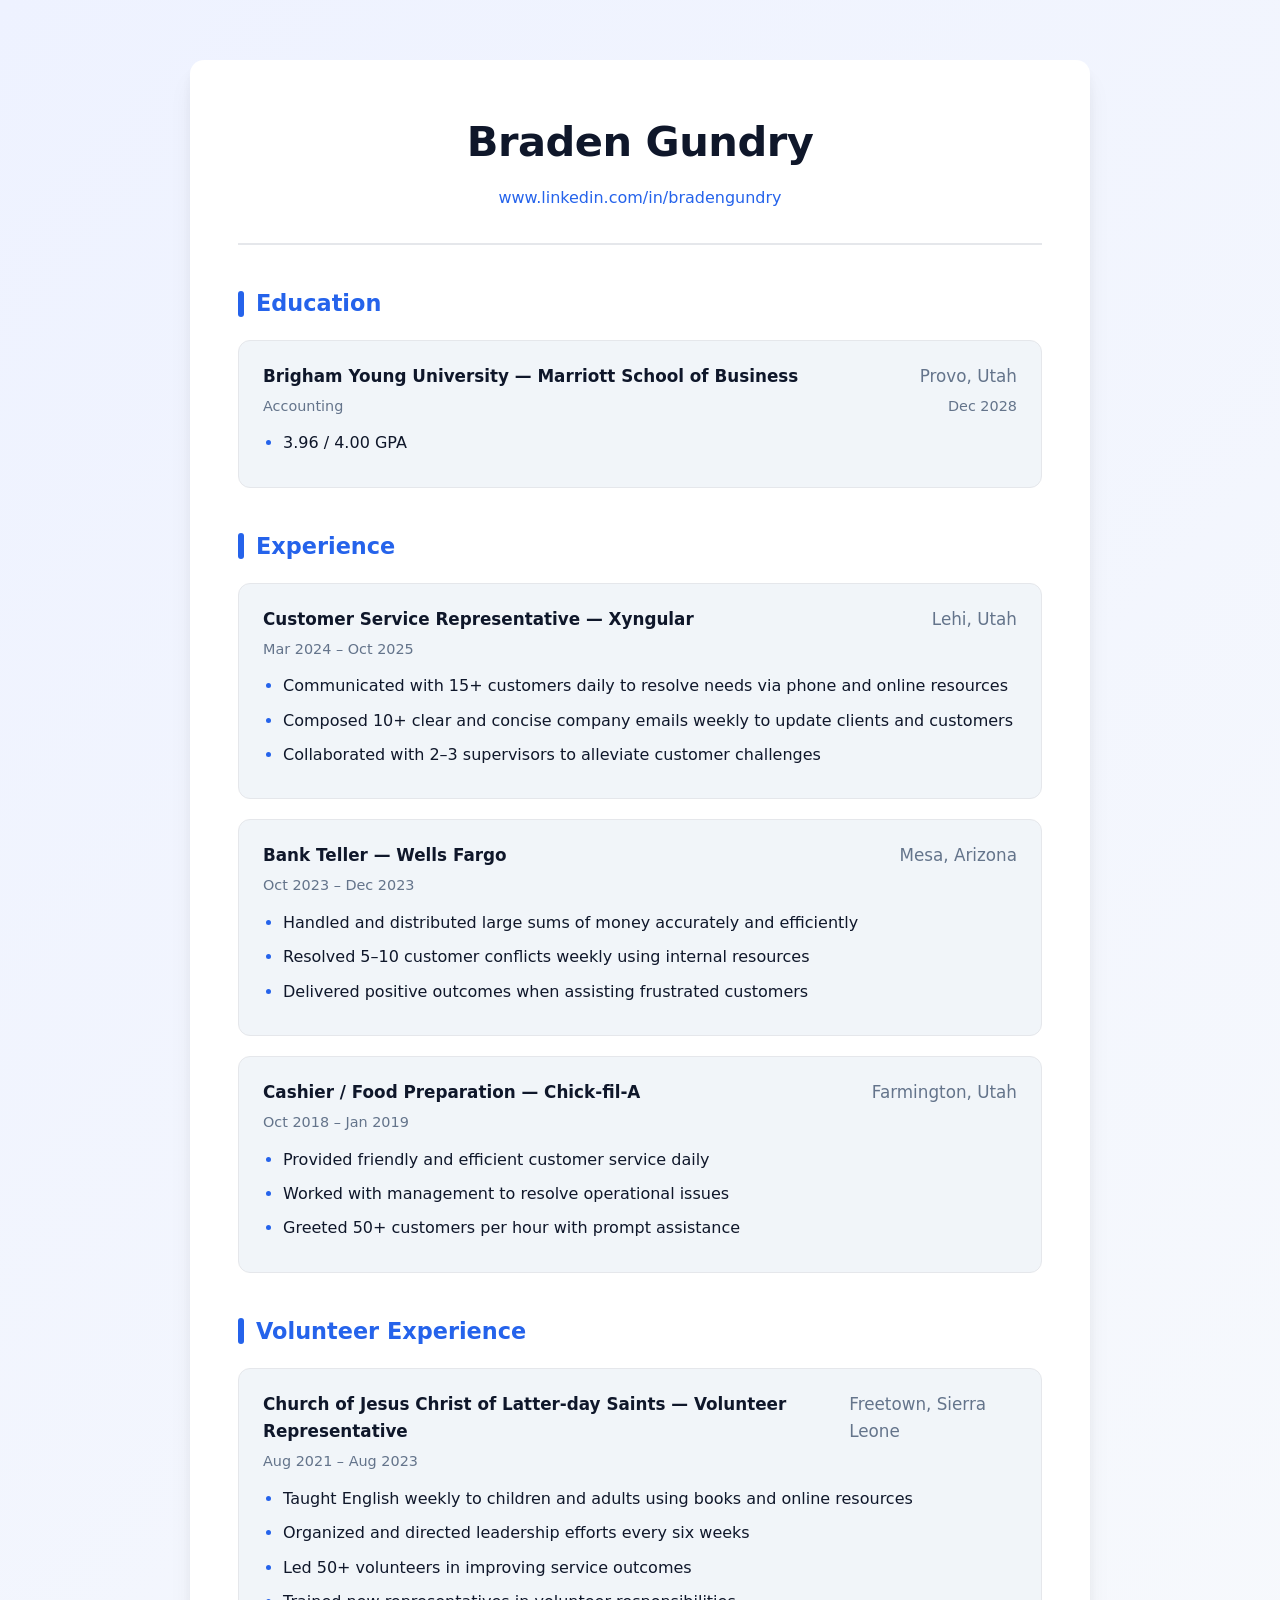
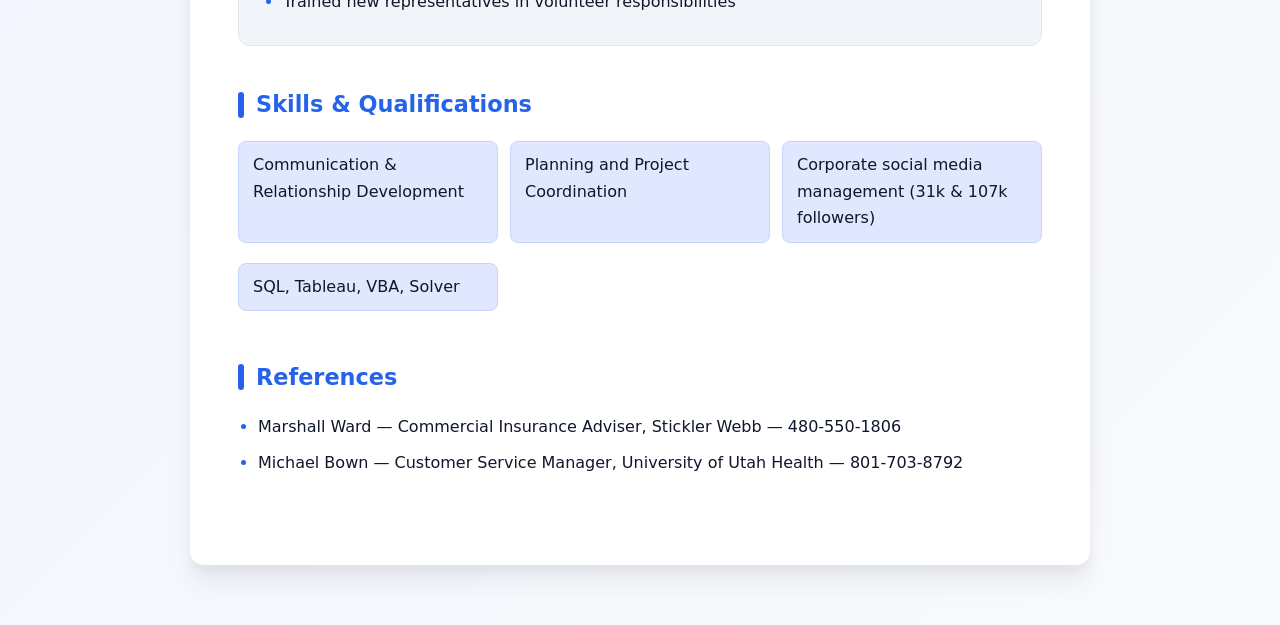
<file: index.html>
<!DOCTYPE html>
<html lang="en">
<head>
    <meta charset="UTF-8">
    <meta name="viewport" content="width=device-width, initial-scale=1.0">
    <title>Braden Gundry | Resume</title>
    <link rel="stylesheet" href="styles/styles.css">
</head>
<body>
    <div class="container">

        <header>
            <h1>Braden Gundry</h1>
            <p class="contact">
                <a href="https://www.linkedin.com/in/bradengundry" target="_blank">
                    www.linkedin.com/in/bradengundry
                </a>
            </p>
        </header>

        <section>
            <h2>Education</h2>
            <div class="item">
                <div class="item-header">
                    <span class="title">Brigham Young University — Marriott School of Business</span>
                    <span class="location">Provo, Utah</span>
                </div>
                <div class="item-subheader">
                    <span>Accounting</span>
                    <span>Dec 2028</span>
                </div>
                <ul>
                    <li>3.96 / 4.00 GPA</li>
                </ul>
            </div>
        </section>

        <section>
            <h2>Experience</h2>

            <div class="item">
                <div class="item-header">
                    <span class="title">Customer Service Representative — Xyngular</span>
                    <span class="location">Lehi, Utah</span>
                </div>
                <div class="item-subheader">
                    <span>Mar 2024 – Oct 2025</span>
                </div>
                <ul>
                    <li>Communicated with 15+ customers daily to resolve needs via phone and online resources</li>
                    <li>Composed 10+ clear and concise company emails weekly to update clients and customers</li>
                    <li>Collaborated with 2–3 supervisors to alleviate customer challenges</li>
                </ul>
            </div>

            <div class="item">
                <div class="item-header">
                    <span class="title">Bank Teller — Wells Fargo</span>
                    <span class="location">Mesa, Arizona</span>
                </div>
                <div class="item-subheader">
                    <span>Oct 2023 – Dec 2023</span>
                </div>
                <ul>
                    <li>Handled and distributed large sums of money accurately and efficiently</li>
                    <li>Resolved 5–10 customer conflicts weekly using internal resources</li>
                    <li>Delivered positive outcomes when assisting frustrated customers</li>
                </ul>
            </div>

            <div class="item">
                <div class="item-header">
                    <span class="title">Cashier / Food Preparation — Chick-fil-A</span>
                    <span class="location">Farmington, Utah</span>
                </div>
                <div class="item-subheader">
                    <span>Oct 2018 – Jan 2019</span>
                </div>
                <ul>
                    <li>Provided friendly and efficient customer service daily</li>
                    <li>Worked with management to resolve operational issues</li>
                    <li>Greeted 50+ customers per hour with prompt assistance</li>
                </ul>
            </div>
        </section>

        <section>
            <h2>Volunteer Experience</h2>

            <div class="item">
                <div class="item-header">
                    <span class="title">
                        Church of Jesus Christ of Latter-day Saints — Volunteer Representative
                    </span>
                    <span class="location">Freetown, Sierra Leone</span>
                </div>
                <div class="item-subheader">
                    <span>Aug 2021 – Aug 2023</span>
                </div>
                <ul>
                    <li>Taught English weekly to children and adults using books and online resources</li>
                    <li>Organized and directed leadership efforts every six weeks</li>
                    <li>Led 50+ volunteers in improving service outcomes</li>
                    <li>Trained new representatives in volunteer responsibilities</li>
                </ul>
            </div>
        </section>

        <section>
            <h2>Skills & Qualifications</h2>
            <ul class="skills">
                <li>Communication & Relationship Development</li>
                <li>Planning and Project Coordination</li>
                <li>Corporate social media management (31k & 107k followers)</li>
                <li>SQL, Tableau, VBA, Solver</li>
            </ul>
        </section>

        <section>
            <h2>References</h2>
            <ul>
                <li>Marshall Ward — Commercial Insurance Adviser, Stickler Webb — 480-550-1806</li>
                <li>Michael Bown — Customer Service Manager, University of Utah Health — 801-703-8792</li>
            </ul>
        </section>

    </div>
</body>
</html>
</file>
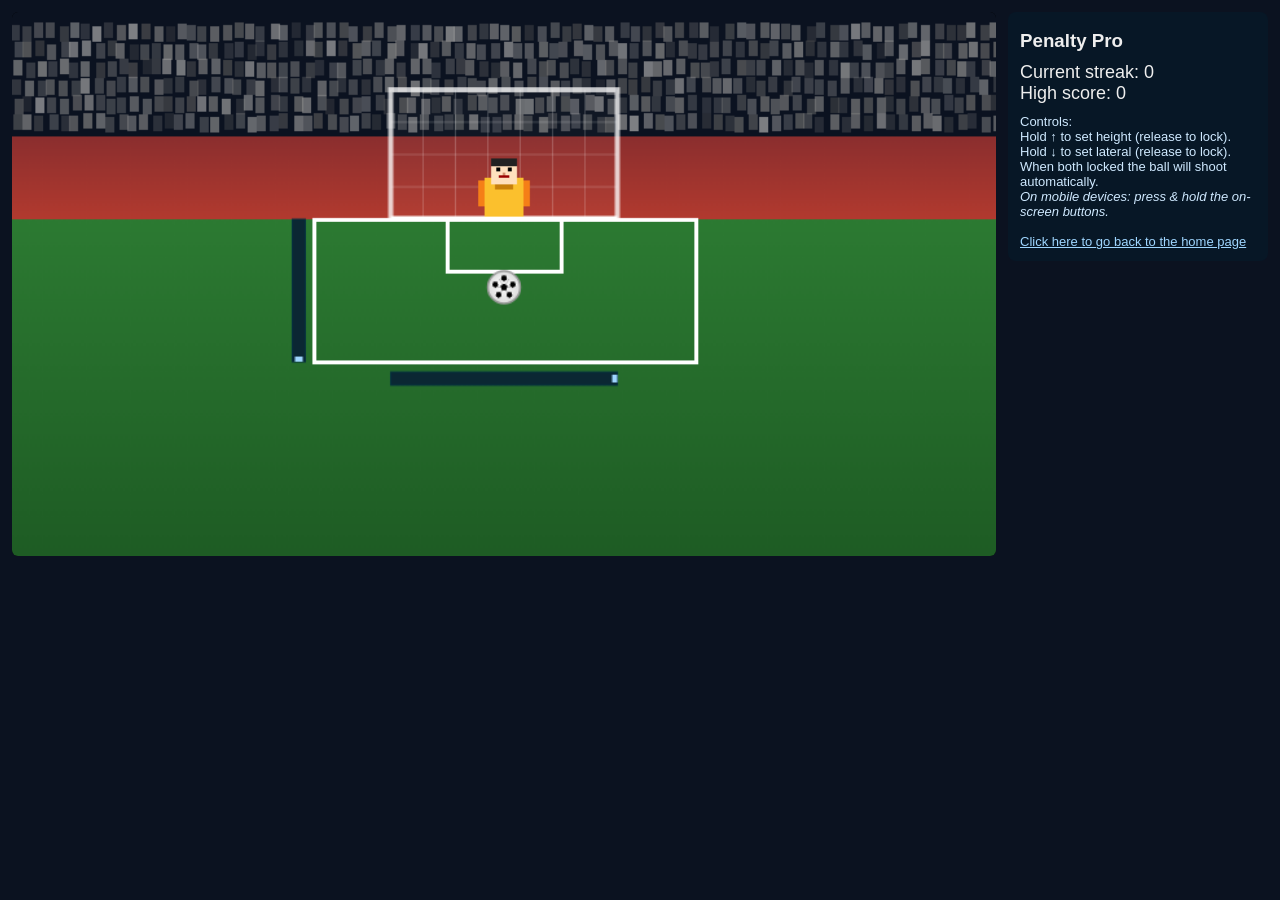
<file: penaltygame.html>
<!doctype html>
<html lang="en">
<head>
<meta charset="utf-8" />
<meta name="viewport" content="width=device-width,initial-scale=1" />
<title>Pixel Penalty</title>
<style>
:root{
  --goal-w:175; --goal-h:100; --ball-d:25; --keeper-d:45;
  --btn-min-h-portrait:48px;
  --btn-min-h-landscape:46px;
  --btn-width-portrait:46%;
  --btn-width-landscape:100%;
  --btn-stack-width:120px;
}
html,body{height:100%;margin:0;font-family:Inter,Segoe UI,Arial;background:#0b1220;color:#eee}
.wrap{display:flex;gap:12px;padding:12px;align-items:flex-start}
.game{position:relative;flex:1;max-width:1100px}
canvas{display:block;border-radius:6px;width:100%;height:auto;background:#000}
.ui{width:260px;min-width:220px}
.panel{background:#071726;padding:12px;border-radius:8px}
h3{margin:6px 0 10px 0;font-weight:600}
.score{font-size:18px;margin-bottom:10px}
.hint{font-size:13px;color:#cfe9ff}

/* touch controls base */
.touch-controls{
  position:absolute;
  left:12px; right:12px; bottom:12px;
  display:flex; justify-content:space-between; pointer-events:none;
  gap:8px;
  padding:0;
  transition:opacity .12s ease, transform .12s ease;
}
.touch-controls.hidden{opacity:0;pointer-events:none;visibility:hidden}
.touch-btn{
  pointer-events:auto;
  user-select:none;
  -webkit-user-select:none;
  display:flex;
  align-items:center;
  justify-content:center;
  background:rgba(11,39,51,0.92);
  border-radius:10px;
  color:#cfe9ff;
  font-weight:700;
  box-shadow:0 6px 18px rgba(0,0,0,0.5);
  border:2px solid rgba(5,47,63,0.6);
  transition:transform .06s ease,opacity .06s;
  touch-action: none;
  -webkit-tap-highlight-color: transparent;
}

/* Portrait (default) — smaller buttons */
.touch-controls.portrait .touch-btn{
  width:var(--btn-width-portrait);
  min-height:var(--btn-min-h-portrait);
  font-size:16px;
}

/* Landscape — stack on the right side */
.touch-controls.landscape{
  left:auto; right:12px; top:12px; bottom:12px;
  width:var(--btn-stack-width);
  flex-direction:column;
  justify-content:flex-end;
  align-items:stretch;
  gap:12px;
}
.touch-controls.landscape .touch-btn{
  width:var(--btn-width-landscape);
  min-height:var(--btn-min-h-landscape);
  font-size:15px;
}

/* pressed state */
.touch-btn.pressed{background:#ffd54f;color:#072026}

/* responsive fallback for narrow desktops */
@media (max-width:900px){
  .wrap{flex-direction:column;gap:12px}
  .ui{width:100%}
  .game{max-width:100%}
}
</style>
</head>
<body>
<div class="wrap">
  <div class="game" id="gameWrap">
    <canvas id="c" width="760" height="420"></canvas>

    <!-- touch controls overlay -->
    <div class="touch-controls portrait hidden" id="touchControls" aria-hidden="false">
      <div id="btn-height" class="touch-btn" role="button" aria-pressed="false" tabindex="0">Hold ↑ (Height)</div>
      <div id="btn-lat" class="touch-btn" role="button" aria-pressed="false" tabindex="0">Hold ↓ (Direction)</div>
    </div>
  </div>

  <div class="ui" id="desktopUI">
    <div class="panel">
      <h3>Penalty Pro</h3>
      <div class="score">Current streak: <span id="streak">0</span><br>High score: <span id="high">0</span></div>
      <div class="hint">
  Controls:<br>
  Hold <b>↑</b> to set height (release to lock).<br>
  Hold <b>↓</b> to set lateral (release to lock).<br>
  When both locked the ball will shoot automatically.<br>
  <em>On mobile devices: press & hold the on-screen buttons.</em>

  <br><br>
  <a href="scratch.html" style="color:#9fd6ff; text-decoration:underline;">
    Click here to go back to the home page
  </a>
</div>

    </div>
  </div>
</div>

<script>
// ---------- safety: wrap in try so any future error doesn't block UI entirely ----------
try{

// -------------- core and constants --------------
const canvas = document.getElementById('c');
const ctx = canvas.getContext('2d');
const LOGICAL_W = 760, LOGICAL_H = 420;
canvas.width = LOGICAL_W; canvas.height = LOGICAL_H;
let W = LOGICAL_W, H = LOGICAL_H;

const GOAL_W=175, GOAL_H=100, BALL_D=25, KEEPER_D=45;
const R_BALL=BALL_D/2, R_KEEP=KEEPER_D/2;
const goalX=(W-GOAL_W)/2, goalY=60;
const goalLeft=goalX, goalRight=goalX+GOAL_W, goalTop=goalY, goalBottom=goalY+GOAL_H;

const SIX_YARD_HEIGHT = 40;
const BOX18_HEIGHT = 110;
const BOX18_LEFT = goalLeft - 60;
const BOX18_WIDTH = GOAL_W + 120;
const BAR_L_Y = goalBottom + BOX18_HEIGHT + 8;

const BAR_V_MARGIN = 6;
const BAR_V_WIDTH = 10;
const BAR_V_X = BOX18_LEFT - BAR_V_WIDTH - BAR_V_MARGIN;
const BAR_V_Y = goalBottom;
const BAR_V_H = BOX18_HEIGHT;

const bar={v:{x:BAR_V_X,y:BAR_V_Y,w:BAR_V_WIDTH,h:BAR_V_H},l:{x:goalX,y:BAR_L_Y,w:GOAL_W,h:10}};

// -------------- state --------------
let ball={x:W/2,y:goalBottom+40+R_BALL,r:R_BALL,vx:0,vy:0,moving:false,target:null};
let keeper={x:W/2,y:goalBottom-R_KEEP,r:R_KEEP,vx:0,vy:0,moving:false,target:null};

let chargingHeight=false, chargingLat=false;
let heightValue=null, latValue=null;
let hvDir=1, lvDir=-1, hvPos=0, lvPos=1;
const OSC_SPEED=0.9;

let streak=0, high=0;
const streakEl=document.getElementById('streak');
const highEl=document.getElementById('high');

function clamp(v,a,b){ return Math.max(a, Math.min(b, v)); }
function circlesOverlap(a,b){ const dx=a.x-b.x, dy=a.y-b.y, r=a.r+b.r; return dx*dx+dy*dy<=r*r; }
function mapToGoal(nLat,nHeight){
  const x=goalLeft + nLat*(GOAL_W-BALL_D) + R_BALL;
  const y=goalBottom - nHeight*(GOAL_H-BALL_D) - R_BALL;
  return {x,y};
}
function mapKeeperToGoal(){
  const nLat=Math.random(), nHeight=Math.random();
  const x=goalLeft + nLat*(GOAL_W-KEEPER_D) + R_KEEP;
  const y=goalBottom - nHeight*(GOAL_H-KEEPER_D) - R_KEEP;
  return {x,y};
}

// -------------- shoot/reset (fix stuck lock) --------------
function finalizeChargingState(){
  chargingHeight = false;
  chargingLat = false;
}
function clearButtonVisuals(){
  btnHeight.classList.remove('pressed'); btnLat.classList.remove('pressed');
  btnHeight.setAttribute('aria-pressed','false'); btnLat.setAttribute('aria-pressed','false');
}
function tryShoot(){
  if(heightValue!==null && latValue!==null && !ball.moving){
    finalizeChargingState();
    clearButtonVisuals();

    ball.target = mapToGoal(latValue, heightValue);
    ball.vx = (ball.target.x - ball.x) / 30;
    ball.vy = (ball.target.y - ball.y) / 30;
    ball.moving = true;

    keeper.target = mapKeeperToGoal();
    keeper.vx = (keeper.target.x - keeper.x) / 30;
    keeper.vy = (keeper.target.y - keeper.y) / 30;
    keeper.moving = true;

    heightValue = null; latValue = null;
    hvPos = 0; lvPos = 1;
  }
}
function resetPositions(){
  ball.x=W/2; ball.y=goalBottom+40+R_BALL; ball.vx=0; ball.vy=0; ball.moving=false; ball.target=null;
  keeper.x=W/2; keeper.y=goalBottom-R_KEEP; keeper.vx=0; keeper.vy=0; keeper.moving=false; keeper.target=null;

  finalizeChargingState();
  heightValue = null; latValue = null;
  hvPos = 0; lvPos = 1;

  clearButtonVisuals();
}

// -------------- input (keyboard) --------------
window.addEventListener('keydown', e=>{
  if(e.repeat) return;
  if(e.key==='ArrowUp'){ chargingHeight=true; heightValue=null; updateBtnPressed('height', true); }
  if(e.key==='ArrowDown'){ chargingLat=true; latValue=null; lvDir=-1; lvPos=1; updateBtnPressed('lat', true); }
});
window.addEventListener('keyup', e=>{
  if(e.key==='ArrowUp'){ chargingHeight=false; heightValue=hvPos; updateBtnPressed('height', false); tryShoot(); }
  if(e.key==='ArrowDown'){ chargingLat=false; latValue=lvPos; updateBtnPressed('lat', false); tryShoot(); }
});

// -------------- drawing (same visuals) --------------
const crowdRects = [];
let CROWD_BOTTOM = 0;
(function generateCrowd(){
  const baseTop = 10; const rowHeight = 14; const cellWidth = 9;
  const cols = Math.ceil(W / cellWidth); const rows = 6;
  for(let r=0;r<rows;r++) for(let c=0;c<cols;c++){
    const jitterX=(Math.random()*4-2), x=Math.floor(c*cellWidth+(cellWidth-7)/2+jitterX);
    const jitterY=(Math.random()*4-2), y=Math.floor(10 + r*rowHeight + jitterY);
    const w=7,h=12, base=90+Math.floor(Math.random()*80);
    crowdRects.push({x,y,w,h,base});
  }
  CROWD_BOTTOM = 10 + rows*rowHeight + 2;
})();

function drawBackground(){
  ctx.fillStyle = '#0b1220'; ctx.fillRect(0,0,W,H);
  for(const rect of crowdRects){
    const flicker = 0.25 + Math.random()*0.5;
    const col = Math.max(0, Math.min(255, rect.base + Math.floor((Math.random()-0.5)*20)));
    ctx.fillStyle = `rgba(${col},${col},${col},${flicker})`;
    ctx.fillRect(rect.x, rect.y, rect.w, rect.h);
  }
  const trackTop = CROWD_BOTTOM; const grassTop = goalBottom;
  if (grassTop > trackTop){
    const trackGrad = ctx.createLinearGradient(0, trackTop, 0, grassTop);
    trackGrad.addColorStop(0,'#8b2e2e'); trackGrad.addColorStop(1,'#b23a2f');
    ctx.fillStyle = trackGrad; ctx.fillRect(0, trackTop, W, grassTop - trackTop);
    ctx.save(); ctx.globalAlpha = 0.06;
    for(let i=0;i<6;i++){ const y = trackTop + (i/6)*(grassTop - trackTop); ctx.fillRect(0,y,W,2); }
    ctx.restore();
  }
  const grassY = goalBottom;
  const grad = ctx.createLinearGradient(0, grassY, 0, H); grad.addColorStop(0,'#2c7a32'); grad.addColorStop(1,'#1e5c24');
  ctx.fillStyle = grad; ctx.fillRect(0, grassY, W, H - grassY);
  ctx.save(); ctx.globalAlpha = 0.06;
  const stripeCount = 6; for(let i=0;i<stripeCount;i++){ const y = grassY + (i/stripeCount) * (H - grassY); ctx.fillRect(0, y, W, 6); }
  ctx.restore();
  drawFieldLines();
}
function drawFieldLines(){
  ctx.save(); ctx.strokeStyle='white'; ctx.lineWidth=3;
  const sixWidth = GOAL_W * 0.5; const sixX = goalLeft + (GOAL_W - sixWidth)/2; const sixY = goalBottom;
  ctx.strokeRect(Math.round(sixX)+0.5, Math.round(sixY)+0.5, Math.round(sixWidth), Math.round(SIX_YARD_HEIGHT));
  ctx.strokeRect(Math.round(BOX18_LEFT)+0.5, Math.round(goalBottom)+0.5, Math.round(BOX18_WIDTH), Math.round(BOX18_HEIGHT));
  ctx.beginPath(); ctx.moveTo(goalLeft, goalBottom - 1); ctx.lineTo(goalLeft+GOAL_W, goalBottom - 1); ctx.stroke();
  ctx.restore();
}
function drawGoal(){
  ctx.save(); ctx.lineWidth=4; ctx.strokeStyle='#ffffffbb'; ctx.fillStyle='rgba(255,255,255,0.02)';
  ctx.fillRect(goalLeft,goalTop,GOAL_W,GOAL_H); ctx.strokeRect(goalLeft,goalTop,GOAL_W,GOAL_H);
  ctx.strokeStyle='rgba(255,255,255,0.2)'; ctx.lineWidth=1;
  for(let i=0;i<=GOAL_W;i+=GOAL_W/7){ ctx.beginPath(); ctx.moveTo(goalLeft+i,goalTop); ctx.lineTo(goalLeft+i,goalBottom); ctx.stroke(); }
  for(let j=0;j<=GOAL_H;j+=GOAL_H/4){ ctx.beginPath(); ctx.moveTo(goalLeft,goalTop+j); ctx.lineTo(goalRight,goalTop+j); ctx.stroke(); }
  ctx.restore();
}
function drawBar(){
  ctx.save();
  ctx.fillStyle='#0b2733'; ctx.fillRect(bar.v.x,bar.v.y,bar.v.w,bar.v.h);
  ctx.strokeStyle='#052f3f'; ctx.strokeRect(bar.v.x,bar.v.y,bar.v.w,bar.v.h);
  const hvY = bar.v.y + (1-hvPos)*(bar.v.h-4);
  ctx.fillStyle = chargingHeight ? '#ffeb3b' : '#9fd6ff';
  ctx.fillRect(bar.v.x+2, hvY, bar.v.w-4, 4);
  if(heightValue!==null){ const lockedY = bar.v.y + (1-heightValue)*(bar.v.h-4); ctx.fillStyle='#ff6b6b'; ctx.fillRect(bar.v.x+1, lockedY-1, bar.v.w-2, 6); }

  ctx.fillStyle='#0b2733'; ctx.fillRect(bar.l.x,bar.l.y,bar.l.w,bar.l.h);
  ctx.strokeStyle='#052f3f'; ctx.strokeRect(bar.l.x,bar.l.y,bar.l.w,bar.l.h);
  const lvX = bar.l.x + lvPos*(bar.l.w-4);
  ctx.fillStyle = chargingLat ? '#ffeb3b' : '#9fd6ff';
  ctx.fillRect(lvX, bar.l.y+2, 4, bar.l.h-4);
  if(latValue!==null){ const lockedX = bar.l.x + latValue*(bar.l.w-4); ctx.fillStyle='#ff6b6b'; ctx.fillRect(lockedX-1, bar.l.y+1, 6, bar.l.h-2); }

  ctx.restore();
}
function drawKeeper(){
  ctx.save();
  ctx.fillStyle='#fbc02d'; ctx.fillRect(Math.round(keeper.x-15), Math.round(keeper.y-10), 30, 30);
  ctx.fillStyle='#f57f17'; ctx.fillRect(Math.round(keeper.x-20), Math.round(keeper.y-8), 5, 20); ctx.fillRect(Math.round(keeper.x+15), Math.round(keeper.y-8), 5, 20);
  ctx.fillStyle='#ffe0bd'; ctx.fillRect(Math.round(keeper.x-10), Math.round(keeper.y-25), 20, 20);
  ctx.fillStyle='#222'; ctx.fillRect(Math.round(keeper.x-10), Math.round(keeper.y-25), 20, 6);
  ctx.fillStyle='#000'; ctx.fillRect(Math.round(keeper.x-6), Math.round(keeper.y-18), 3, 3); ctx.fillRect(Math.round(keeper.x+3), Math.round(keeper.y-18), 3, 3);
  ctx.fillStyle='#d18f6a'; ctx.fillRect(Math.round(keeper.x-1), Math.round(keeper.y-14), 2, 2);
  ctx.fillStyle='#900'; ctx.fillRect(Math.round(keeper.x-4), Math.round(keeper.y-12), 8, 2);
  ctx.fillStyle='#c77f0a'; ctx.fillRect(Math.round(keeper.x-7), Math.round(keeper.y-5), 14, 4);
  ctx.restore();
}
function drawBall(){
  ctx.save(); ctx.translate(ball.x, ball.y);
  const grad = ctx.createRadialGradient(-R_BALL*0.2,-R_BALL*0.2,0,0,0,R_BALL); grad.addColorStop(0,'#ffffff'); grad.addColorStop(1,'#dddddd');
  ctx.fillStyle = grad; ctx.beginPath(); ctx.arc(0,0,R_BALL,0,Math.PI*2); ctx.fill();
  ctx.lineWidth = 1.5; ctx.strokeStyle = '#999'; ctx.stroke();
  function drawPoly(cx,cy,r,sides,rot,fill,stroke){
    ctx.beginPath(); for(let i=0;i<sides;i++){ const a = rot + i*(2*Math.PI/sides); const x=cx+r*Math.cos(a), y=cy+r*Math.sin(a); if(i===0)ctx.moveTo(x,y); else ctx.lineTo(x,y); } ctx.closePath();
    if(fill){ ctx.fillStyle = fill; ctx.fill(); } if(stroke){ ctx.lineWidth=1; ctx.strokeStyle=stroke; ctx.stroke(); }
  }
  const centerR = R_BALL * 0.28; drawPoly(0,0,centerR,5,-Math.PI/2,'#000','#fff');
  const outerRadius = R_BALL * 0.62;
  for(let i=0;i<5;i++){ const ang = -Math.PI/2 + i*(2*Math.PI/5); const cx = outerRadius * Math.cos(ang) * 0.92; const cy = outerRadius * Math.sin(ang) * 0.92; drawPoly(cx,cy,centerR*0.9,5,ang+Math.PI/5,'#000','#fff'); }
  ctx.lineWidth = 0.8; ctx.strokeStyle = 'rgba(0,0,0,0.25)'; for(let i=0;i<6;i++){ ctx.beginPath(); const a = i*(2*Math.PI/6); ctx.moveTo(0,0); ctx.lineTo(R_BALL*Math.cos(a)*0.6, R_BALL*Math.sin(a)*0.6); ctx.stroke(); }
  ctx.restore();
}

// -------------- main loop --------------
let last=performance.now();
function loop(ts){
  const dt = ts - last; last = ts;
  if(chargingHeight){ const delta = OSC_SPEED*dt/1000; hvPos += delta*hvDir; if(hvPos>1){hvPos=1;hvDir=-1;} if(hvPos<0){hvPos=0;hvDir=1;} }
  if(chargingLat){ const delta = OSC_SPEED*dt/1000; lvPos += delta*lvDir; if(lvPos>1){lvPos=1;lvDir=-1;} if(lvPos<0){lvPos=0;lvDir=1;} }

  if(ball.moving){
    ball.x += ball.vx; ball.y += ball.vy;
    const dx = ball.target.x - ball.x, dy = ball.target.y - ball.y;
    if(Math.abs(dx) < Math.abs(ball.vx) && Math.abs(dy) < Math.abs(ball.vy)){
      ball.x = ball.target.x; ball.y = ball.target.y; ball.moving=false;
      if(circlesOverlap(ball, keeper)){ streak = 0; } else { streak++; high = Math.max(high, streak); }
      updateScore(); setTimeout(resetPositions,700);
    }
  }

  if(keeper.moving){
    keeper.x += keeper.vx; keeper.y += keeper.vy;
    const dx = keeper.target.x - keeper.x, dy = keeper.target.y - keeper.y;
    if(Math.abs(dx) < Math.abs(keeper.vx) && Math.abs(dy) < Math.abs(keeper.vy)){
      keeper.x = keeper.target.x; keeper.y = keeper.target.y; keeper.moving=false;
    }
  }

  ctx.clearRect(0,0,W,H);
  drawBackground(); drawGoal(); drawBar(); drawKeeper(); drawBall();
  requestAnimationFrame(loop);
}
requestAnimationFrame(loop);

// -------------- score helper --------------
function updateScore(){ streakEl.textContent = streak; highEl.textContent = high; }

// -------------- touch UI logic & responsiveness --------------
const touchControlsEl = document.getElementById('touchControls');
const btnHeight = document.getElementById('btn-height');
const btnLat = document.getElementById('btn-lat');
const desktopUI = document.getElementById('desktopUI');

function isTouchDevice(){
  return ( 'ontouchstart' in window ) || (navigator.maxTouchPoints && navigator.maxTouchPoints > 0) || (window.matchMedia && window.matchMedia('(pointer:coarse)').matches);
}

function updateTouchUiVisibility(){
  const show = isTouchDevice();
  if(show) touchControlsEl.classList.remove('hidden');
  else touchControlsEl.classList.add('hidden');
}
updateTouchUiVisibility();

function updateOrientationClass(){
  const isLandscape = window.innerWidth > window.innerHeight;
  if(isTouchDevice() && isLandscape){
    touchControlsEl.classList.remove('portrait'); touchControlsEl.classList.add('landscape');
    const maxVisualHeight = Math.floor(window.innerHeight * 0.62);
    canvas.style.height = maxVisualHeight + 'px';
  } else {
    touchControlsEl.classList.remove('landscape'); touchControlsEl.classList.add('portrait');
    canvas.style.height = '';
  }
  canvas._rect = canvas.getBoundingClientRect();
}

function fitCanvasToDisplay(){
  const dpr = Math.max(1, window.devicePixelRatio || 1);
  canvas.width = LOGICAL_W * dpr;
  canvas.height = LOGICAL_H * dpr;
  ctx.setTransform(dpr, 0, 0, dpr, 0, 0);
  canvas._rect = canvas.getBoundingClientRect();
  W = LOGICAL_W; H = LOGICAL_H;
  updateOrientationClass();
}

window.addEventListener('resize', ()=>{ fitCanvasToDisplay(); updateTouchUiVisibility(); });
window.addEventListener('orientationchange', ()=>{ setTimeout(()=>{ fitCanvasToDisplay(); },120); });

fitCanvasToDisplay();

// -------------- pointer/touch handling (fixed catch bug) --------------
function updateBtnPressed(which, pressed){
  const el = which === 'height' ? btnHeight : btnLat;
  if(pressed){ el.classList.add('pressed'); el.setAttribute('aria-pressed','true'); }
  else { el.classList.remove('pressed'); el.setAttribute('aria-pressed','false'); }
}
function startHeight(){ chargingHeight = true; heightValue = null; updateBtnPressed('height', true); }
function endHeight(){ chargingHeight = false; updateBtnPressed('height', false); heightValue = hvPos; tryShoot(); }
function startLat(){ chargingLat = true; latValue = null; lvDir = -1; lvPos = 1; updateBtnPressed('lat', true); }
function endLat(){ chargingLat = false; updateBtnPressed('lat', false); latValue = lvPos; tryShoot(); }

['pointerdown','pointerup','pointercancel','pointerout','pointerleave'].forEach(evt=>{
  btnHeight.addEventListener(evt, e=>{
    e.preventDefault();
    if(evt === 'pointerdown'){ try{ btnHeight.setPointerCapture && btnHeight.setPointerCapture(e.pointerId); }catch(_){} startHeight(); }
    else { try{ btnHeight.releasePointerCapture && btnHeight.releasePointerCapture(e.pointerId); }catch(_){} endHeight(); }
  });
  btnLat.addEventListener(evt, e=>{
    e.preventDefault();
    if(evt === 'pointerdown'){ try{ btnLat.setPointerCapture && btnLat.setPointerCapture(e.pointerId); }catch(_){} startLat(); }
    else { try{ btnLat.releasePointerCapture && btnLat.releasePointerCapture(e.pointerId); }catch(_){} endLat(); }
  });
});

btnHeight.addEventListener('touchstart', e=>{ e.preventDefault(); startHeight(); }, {passive:false});
btnHeight.addEventListener('touchend', e=>{ e.preventDefault(); endHeight(); }, {passive:false});
btnLat.addEventListener('touchstart', e=>{ e.preventDefault(); startLat(); }, {passive:false});
btnLat.addEventListener('touchend', e=>{ e.preventDefault(); endLat(); }, {passive:false});

btnHeight.addEventListener('keydown', e=>{ if(e.key==='Enter' || e.key===' ') startHeight(); });
btnHeight.addEventListener('keyup', e=>{ if(e.key==='Enter' || e.key===' ') endHeight(); });
btnLat.addEventListener('keydown', e=>{ if(e.key==='Enter' || e.key===' ') startLat(); });
btnLat.addEventListener('keyup', e=>{ if(e.key==='Enter' || e.key===' ') endLat(); });

canvas.addEventListener('touchstart', e=>{ e.preventDefault(); }, {passive:false});

window.addEventListener('blur', ()=>{ finalizeChargingState(); clearButtonVisuals(); });
window.addEventListener('visibilitychange', ()=>{ if(document.hidden){ finalizeChargingState(); clearButtonVisuals(); } });

// init
resetPositions();
updateScore();

} catch (err) {
  // Last-resort: if something still breaks, show the error and avoid a black screen
  console.error('Game init error', err);
  document.body.style.background = '#111';
  const ebox = document.createElement('pre');
  ebox.style.color = '#f88';
  ebox.style.background = '#200';
  ebox.style.padding = '12px';
  ebox.style.whiteSpace = 'pre-wrap';
  ebox.textContent = 'Initialization error: ' + (err && err.stack ? err.stack : String(err));
  document.body.appendChild(ebox);
}
</script>
</body>
</html>
</file>
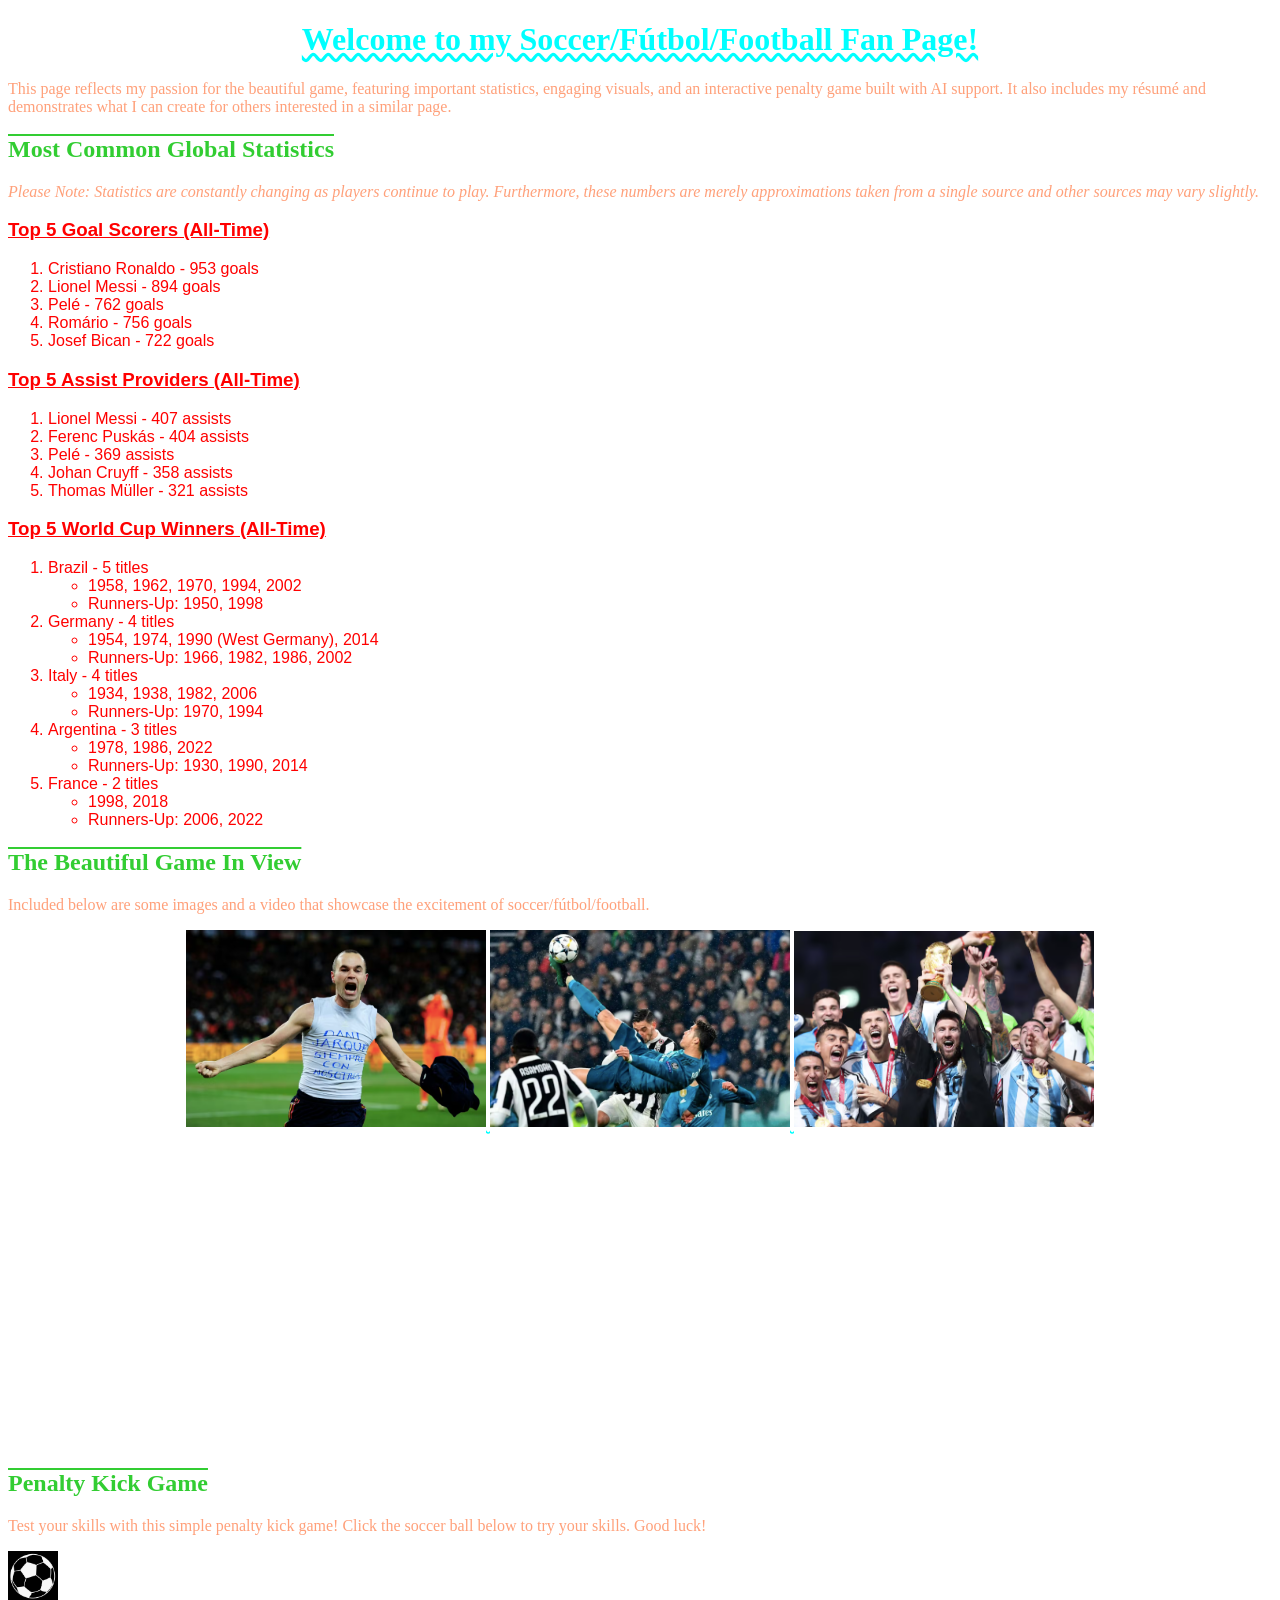
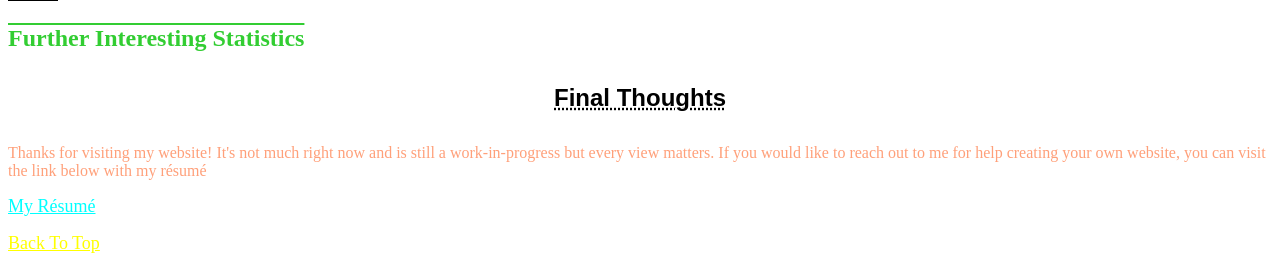
<file: scratch.html>
<!DOCTYPE html>
<html lang="en">

<head>
    <meta charset="UTF-8">
    <meta name="viewport" content="width=device-width, initial-scale=1.0">
    <title>Scratch Page</title>
    <link rel="stylesheet" href="styles/scratchstyles.css">
</head>

<body>
    <div id="top" class="center">
        <h1>Welcome to my Soccer/Fútbol/Football Fan Page!</h1>
    </div>
    <p>This page reflects my passion for the beautiful game, featuring important statistics, engaging visuals, and an interactive penalty game built with AI support. It also includes my résumé and demonstrates what I can create for others interested in a similar page.</p>
    <h2>Most Common Global Statistics</h2>
    <p style="font-style: italic;">Please Note: Statistics are constantly changing as players continue to play.
        Furthermore, these numbers are merely approximations taken from a single source and other sources may vary
        slightly.</p>
    <div class="red">
        <h3>Top 5 Goal Scorers (All-Time)</h3>
        <ol>
            <li>Cristiano Ronaldo - 953 goals</li>
            <li>Lionel Messi - 894 goals</li>
            <li>Pelé - 762 goals</li>
            <li>Romário - 756 goals</li>
            <li>Josef Bican - 722 goals</li>
        </ol>
        <h3>Top 5 Assist Providers (All-Time)</h3>
        <ol>
            <li>Lionel Messi - 407 assists</li>
            <li>Ferenc Puskás - 404 assists</li>
            <li>Pelé - 369 assists</li>
            <li>Johan Cruyff - 358 assists</li>
            <li>Thomas Müller - 321 assists</li>
        </ol>
        <h3>Top 5 World Cup Winners (All-Time)</h3>
        <ol>
            <li>Brazil - 5 titles
                <ul>
                    <li>1958, 1962, 1970, 1994, 2002</li>
                    <li>Runners-Up: 1950, 1998</li>
                </ul>
            </li>
            <li>Germany - 4 titles
                <ul>
                    <li>1954, 1974, 1990 (West Germany), 2014</li>
                    <li>Runners-Up: 1966, 1982, 1986, 2002</li>
                </ul>
            </li>
            <li>Italy - 4 titles
                <ul>
                    <li>1934, 1938, 1982, 2006</li>
                    <li>Runners-Up: 1970, 1994</li>
                </ul>
            </li>
            <li>Argentina - 3 titles
                <ul>
                    <li>1978, 1986, 2022</li>
                    <li>Runners-Up: 1930, 1990, 2014</li>
                </ul>
            </li>
            <li>France - 2 titles
                <ul>
                    <li>1998, 2018</li>
                    <li>Runners-Up: 2006, 2022</li>
                </ul>
            </li>
        </ol>
    </div>
    <h2>The Beautiful Game In View</h2>
    <p>Included below are some images and a video that showcase the excitement of soccer/fútbol/football.</p>
    <div class="center">
        <img src="images/Iniesta.png" alt="Iniesta Wins World Cup" width="300">
        <img src="images/Ronaldo.png" alt="Ronaldo Bike Against Juventus" width="300">
        <img src="images/Messi.png" alt="Messi Holding World Cup Trophy" width="300">
        <br>
        <iframe width="560" height="315" src="https://www.youtube.com/embed/2tRPedhVKgQ?si=_WE545MKIuJEQG2b"
            title="YouTube video player" frameborder="0"
            allow="accelerometer; autoplay; clipboard-write; encrypted-media; gyroscope; picture-in-picture; web-share"
            referrerpolicy="strict-origin-when-cross-origin" allowfullscreen></iframe>
    </div>
    <h2>Penalty Kick Game</h2>
    <p>Test your skills with this simple penalty kick game! Click the soccer ball below to try your skills. Good luck!
    </p>
    <a href="penaltygame.html">
        <img src="images/soccerball.png" alt="Soccer Ball" width="50">
    </a>
    <h2>Further Interesting Statistics</h2>
    <div class='tableauPlaceholder' id='viz1765214880868' style='position: relative'><noscript><a href='#'><img
                    alt='World Cup '
                    src='https:&#47;&#47;public.tableau.com&#47;static&#47;images&#47;AH&#47;AHistoryoftheWorldCup&#47;WorldCup&#47;1_rss.png'
                    style='border: none' /></a></noscript><object class='tableauViz' style='display:none;'>
            <param name='host_url' value='https%3A%2F%2Fpublic.tableau.com%2F' />
            <param name='embed_code_version' value='3' />
            <param name='site_root' value='' />
            <param name='name' value='AHistoryoftheWorldCup&#47;WorldCup' />
            <param name='tabs' value='no' />
            <param name='toolbar' value='yes' />
            <param name='static_image'
                value='https:&#47;&#47;public.tableau.com&#47;static&#47;images&#47;AH&#47;AHistoryoftheWorldCup&#47;WorldCup&#47;1.png' />
            <param name='animate_transition' value='yes' />
            <param name='display_static_image' value='yes' />
            <param name='display_spinner' value='yes' />
            <param name='display_overlay' value='yes' />
            <param name='display_count' value='yes' />
            <param name='language' value='en-US' />
            <param name='filter'
                value='_gl=1*10a7giy*_ga*NDYyOTA1NzQwLjE3NjIxOTExNDk.*_ga_8YLN0SNXVS*czE3NjUyMTQ0MjEkbzYkZzEkdDE3NjUyMTQ1MTMkajQ5JGwwJGgw*_gcl_au*NjYxNzQ1Njg3LjE3NjIxOTExNDkuMTk1Mzc0NDYxLjE3NjI2NzA0MDUuMTc2MjY3MDQwNA..' />
        </object></div>
    <script
        type='text/javascript'>                    var divElement = document.getElementById('viz1765214880868'); var vizElement = divElement.getElementsByTagName('object')[0]; vizElement.style.width = '1000px'; vizElement.style.height = '600px'; var scriptElement = document.createElement('script'); scriptElement.src = 'https://public.tableau.com/javascripts/api/viz_v1.js'; vizElement.parentNode.insertBefore(scriptElement, vizElement);                </script>
    <h4>Final Thoughts</h4>
    <p>Thanks for visiting my website! It's not much right now and is still a work-in-progress but every view matters.
        If you would like to reach out to me for help creating your own website, you can visit the link below with my
        résumé</p>
    <p><a href="index.html" style="color:cyan; font-size: 18px">My Résumé</a></p>
    <a href="#top" style="color: yellow; font-size: 18px">Back To Top</a>
</body>

</html>
</file>
<file: styles/styles.css>
:root {
    --primary: #2563eb;        /* blue-600 */
    --primary-light: #e0e7ff;  /* blue-100 */
    --accent: #0f172a;         /* slate-900 */
    --muted: #64748b;          /* slate-500 */
    --bg: #f1f5f9;             /* slate-100 */
    --card: #ffffff;
    --border: #e5e7eb;
}

* {
    box-sizing: border-box;
    margin: 0;
    padding: 0;
    font-family: "Inter", "Segoe UI", system-ui, -apple-system, sans-serif;
}

body {
    background: linear-gradient(135deg, #eef2ff, #f8fafc);
    color: var(--accent);
    line-height: 1.65;
}

/* Main Card */
.container {
    max-width: 900px;
    margin: 60px auto;
    background: var(--card);
    padding: 48px;
    border-radius: 14px;
    box-shadow:
        0 20px 25px rgba(0, 0, 0, 0.05),
        0 8px 10px rgba(0, 0, 0, 0.04);
}

/* Header */
header {
    text-align: center;
    padding-bottom: 32px;
    margin-bottom: 40px;
    border-bottom: 2px solid var(--border);
}

header h1 {
    font-size: 2.6rem;
    font-weight: 800;
    letter-spacing: -0.5px;
    margin-bottom: 8px;
}

.contact a {
    font-size: 1rem;
    color: var(--primary);
    font-weight: 500;
    text-decoration: none;
}

.contact a:hover {
    text-decoration: underline;
}

/* Section Headings */
section {
    margin-bottom: 40px;
}

h2 {
    font-size: 1.4rem;
    font-weight: 700;
    color: var(--primary);
    margin-bottom: 18px;
    display: flex;
    align-items: center;
    gap: 12px;
}

h2::before {
    content: "";
    width: 6px;
    height: 26px;
    background: var(--primary);
    border-radius: 4px;
}

/* Resume Items */
.item {
    background: var(--bg);
    padding: 22px 24px;
    border-radius: 12px;
    border: 1px solid var(--border);
    margin-bottom: 20px;
    transition: transform 0.15s ease, box-shadow 0.15s ease;
}

.item:hover {
    transform: translateY(-3px);
    box-shadow: 0 10px 15px rgba(0, 0, 0, 0.06);
}

/* Titles */
.item-header {
    display: flex;
    justify-content: space-between;
    font-weight: 700;
    font-size: 1.05rem;
    margin-bottom: 4px;
}

.item-header .title {
    color: var(--accent);
}

.location {
    color: var(--muted);
    font-weight: 500;
}

/* Subheader */
.item-subheader {
    display: flex;
    justify-content: space-between;
    font-size: 0.9rem;
    color: var(--muted);
    margin-bottom: 12px;
}

/* Bullet Lists */
ul {
    padding-left: 20px;
}

ul li {
    margin-bottom: 8px;
    position: relative;
}

ul li::marker {
    color: var(--primary);
}

/* Skills Section */
.skills {
    display: grid;
    grid-template-columns: repeat(auto-fit, minmax(260px, 1fr));
    gap: 12px;
    padding-left: 0;
}

.skills li {
    list-style: none;
    background: var(--primary-light);
    color: var(--accent);
    padding: 10px 14px;
    border-radius: 8px;
    font-weight: 500;
    border: 1px solid #c7d2fe;
}

/* References */
section:last-of-type ul li {
    margin-bottom: 10px;
}

/* Responsive */
@media (max-width: 768px) {
    .container {
        padding: 32px 24px;
        margin: 30px 16px;
    }

    header h1 {
        font-size: 2.1rem;
    }

    .item-header,
    .item-subheader {
        flex-direction: column;
        gap: 4px;
    }
}
</file>
<file: styles/scratchstyles.css>
body {
    background-image: url(https://www.shutterstock.com/image-photo/sports-stadium-lights-background-textured-600nw-2224117381.jpg);
    background-size: cover;
    background-position: center;
    background-repeat: no-repeat;
    background-attachment: fixed;
    color:lightsalmon;
    font-family:'Times New Roman', Times, serif;
}

h2 {
    text-decoration:overline;
    color:limegreen;
}

h3 {
    text-decoration:underline;
}

h4 {
    text-decoration:underline dotted;
    color:black;
    font-size:24px;
    font-family:Impact, Haettenschweiler, 'Arial Narrow Bold', sans-serif;
    text-align:center;
}

.center {
    text-align: center;
    text-decoration:wavy underline;
    color:cyan;
}

.red {
    color: red;
    font-family:Verdana, Geneva, Tahoma, sans-serif
}
</file>
